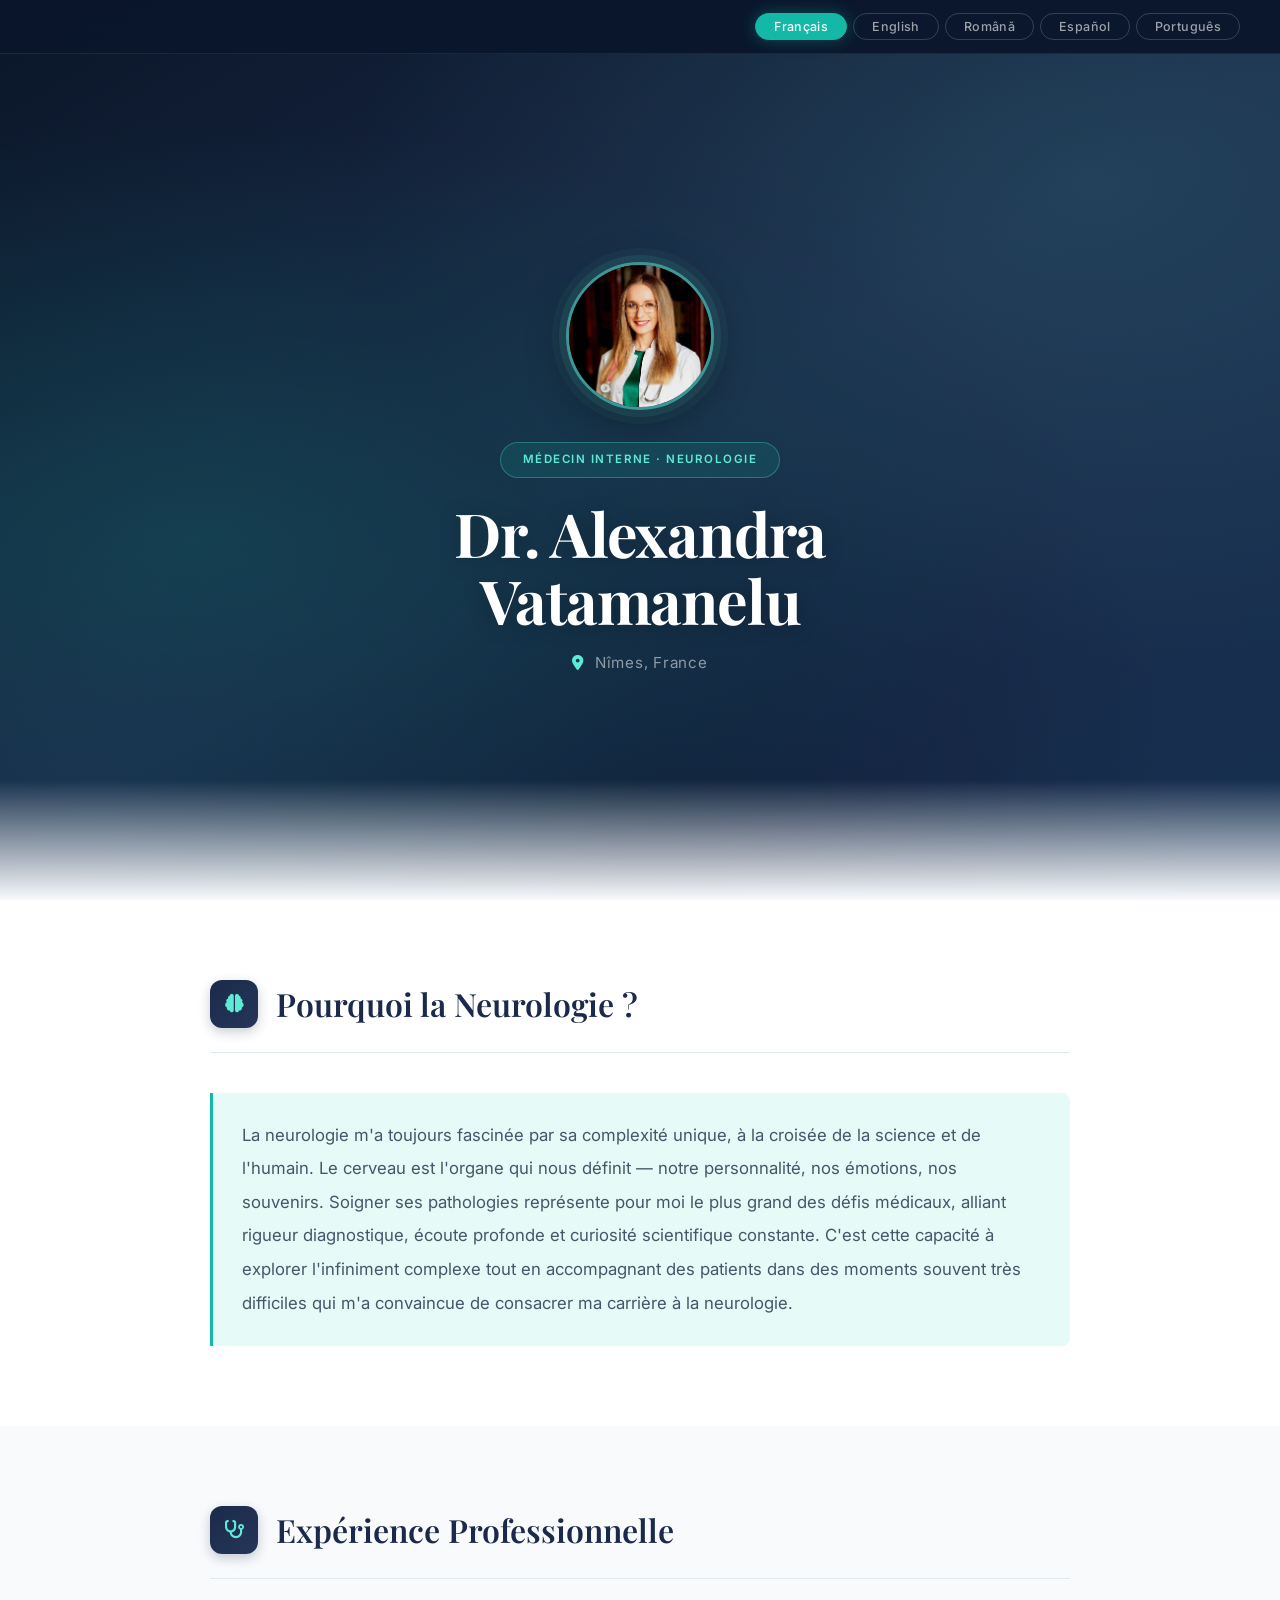
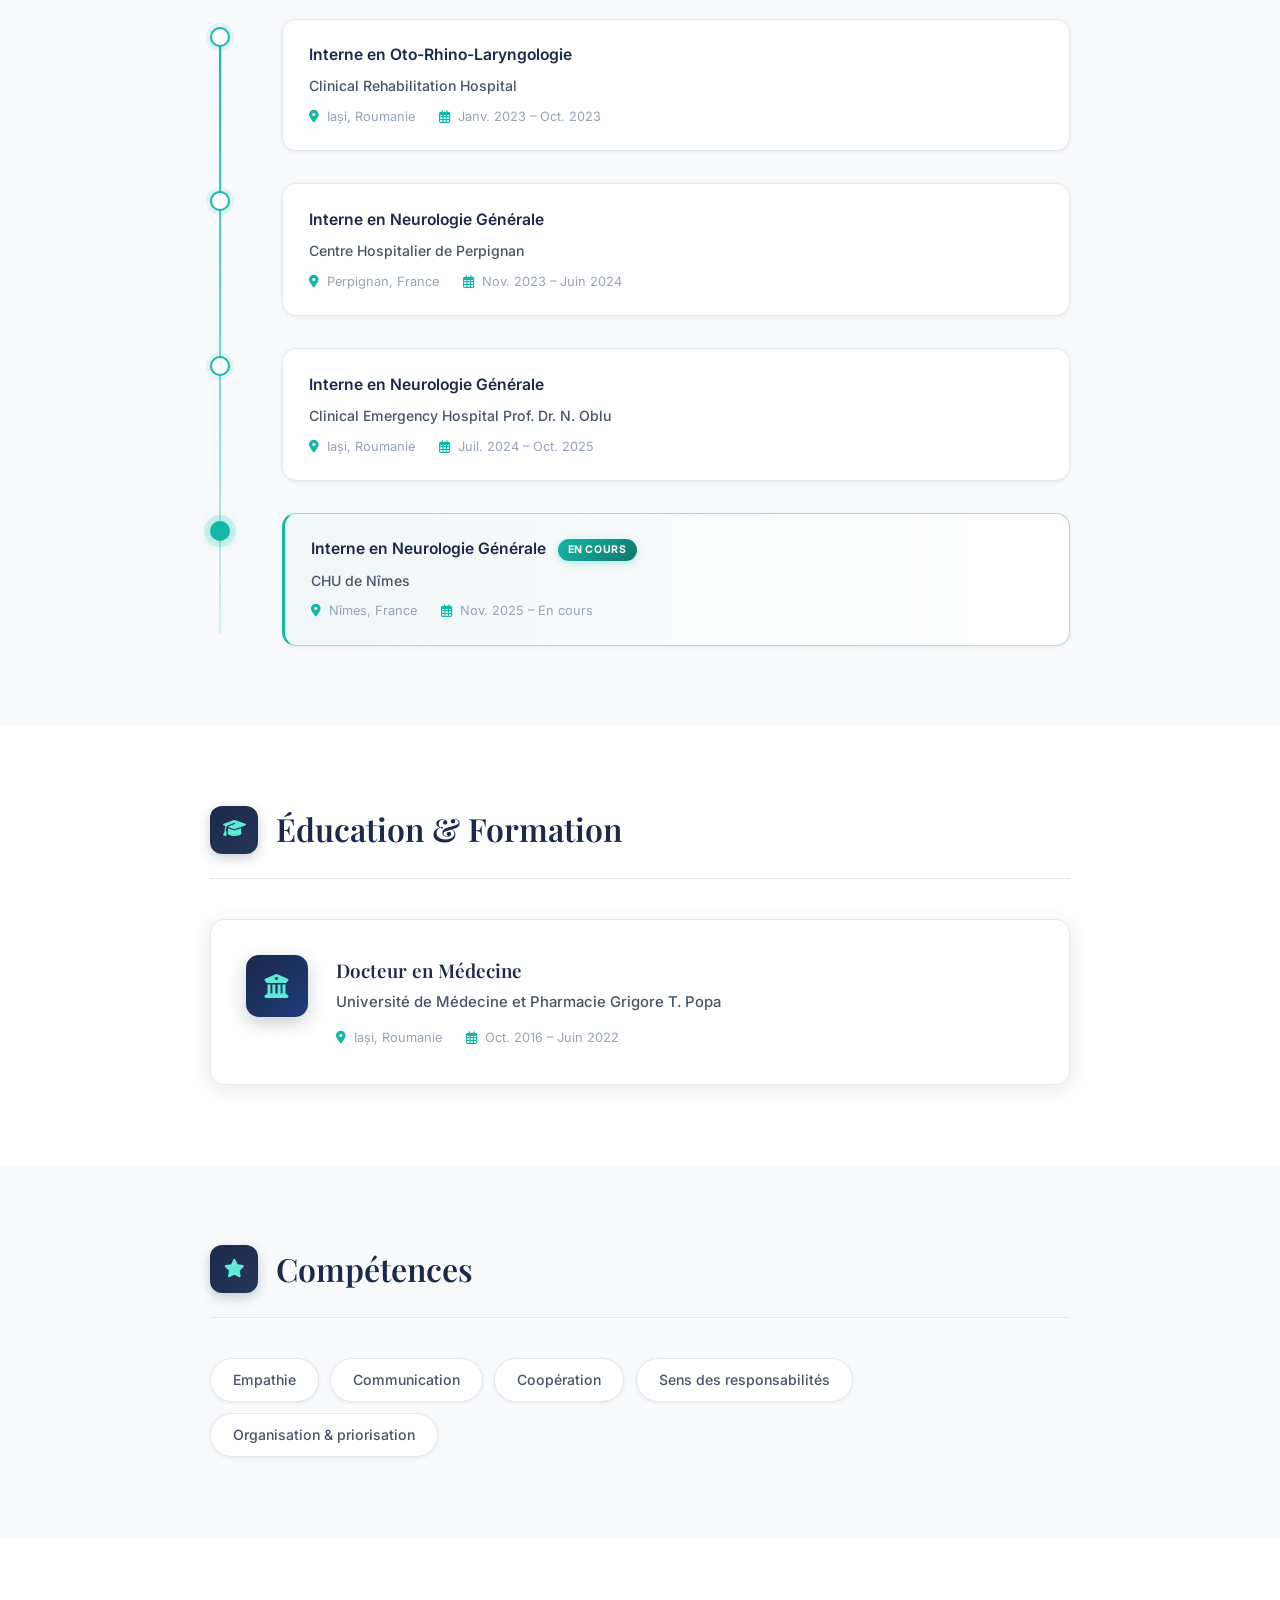
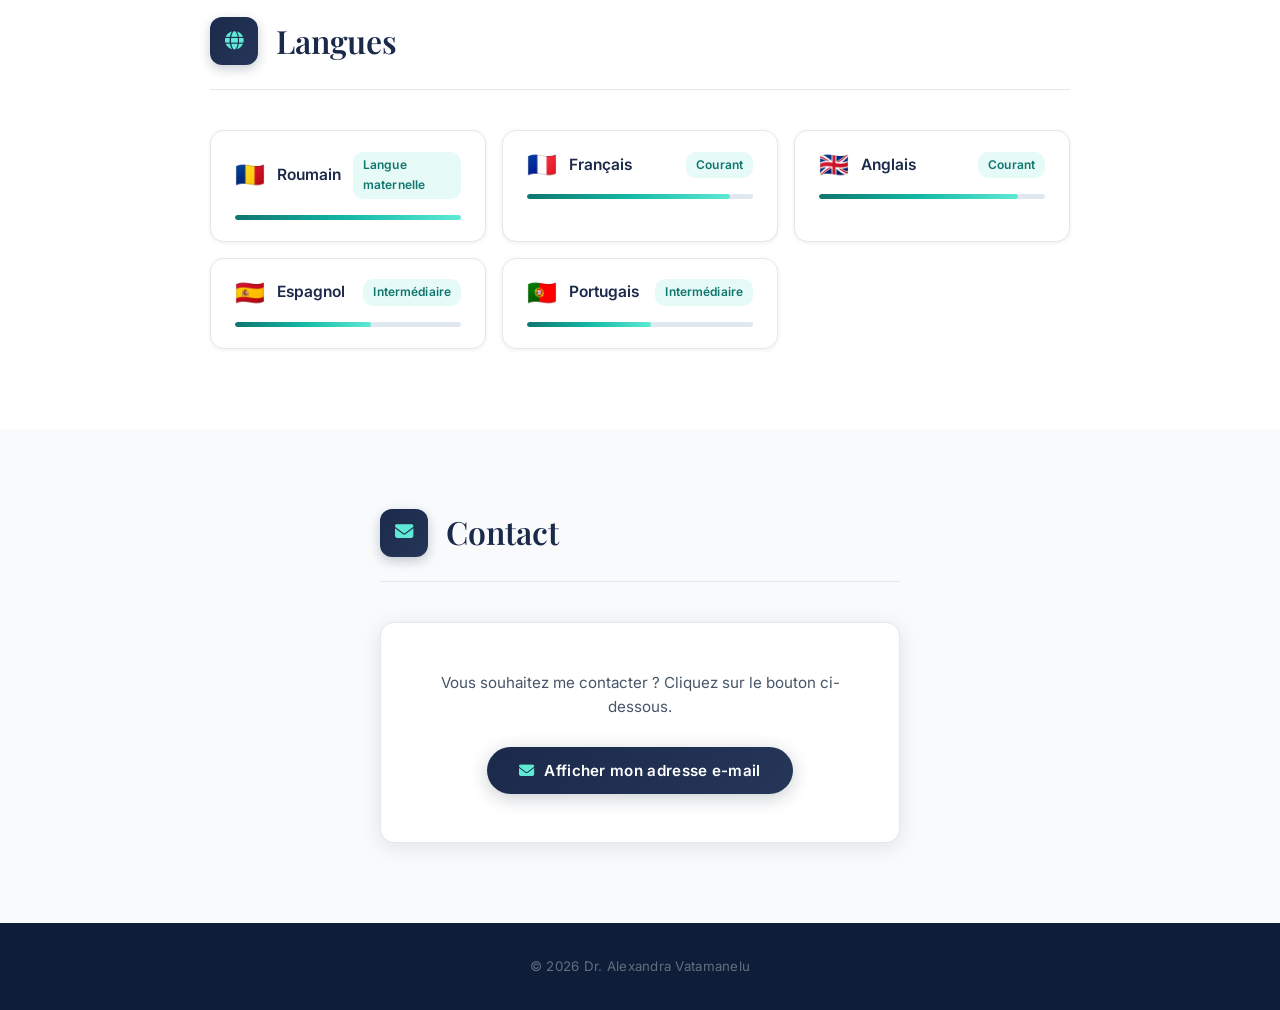
<file: index.html>
<!DOCTYPE html>
<html lang="fr">
<head>
    <meta charset="UTF-8">
    <meta name="viewport" content="width=device-width, initial-scale=1.0">
    <title>Dr. Alexandra Vatamanelu – Neurologue | CHU de Nîmes</title>

    <!-- SEO -->
    <meta name="description" content="Dr. Alexandra Vatamanelu, médecin interne en neurologie au CHU de Nîmes. Diplômée de l'Université de Médecine Grigore T. Popa (Iași). Expérience en neurologie générale en France et en Roumanie.">
    <meta name="keywords" content="Alexandra Vatamanelu, neurologue, neurologie, CHU Nîmes, médecin interne, neurologie générale, Nîmes, Roumanie, médecin">
    <meta name="author" content="Dr. Alexandra Vatamanelu">
    <meta name="robots" content="index, follow">
    <link rel="canonical" href="https://vatamanelu.com/">

    <!-- Open Graph -->
    <meta property="og:type" content="profile">
    <meta property="og:url" content="https://vatamanelu.com/">
    <meta property="og:title" content="Dr. Alexandra Vatamanelu – Neurologue | CHU de Nîmes">
    <meta property="og:description" content="Médecin interne en neurologie au CHU de Nîmes. Expérience internationale en neurologie générale en France et en Roumanie.">
    <meta property="og:image" content="https://vatamanelu.com/photo.jpg">
    <meta property="og:locale" content="fr_FR">
    <meta property="og:locale:alternate" content="en_GB">
    <meta property="og:locale:alternate" content="ro_RO">
    <meta property="profile:first_name" content="Alexandra">
    <meta property="profile:last_name" content="Vatamanelu">

    <!-- Twitter Card -->
    <meta name="twitter:card" content="summary">
    <meta name="twitter:title" content="Dr. Alexandra Vatamanelu – Neurologue">
    <meta name="twitter:description" content="Médecin interne en neurologie au CHU de Nîmes.">
    <meta name="twitter:image" content="https://vatamanelu.com/photo.jpg">

    <!-- Structured Data -->
    <script type="application/ld+json">
    {
      "@context": "https://schema.org",
      "@type": "Physician",
      "name": "Dr. Alexandra Vatamanelu",
      "jobTitle": "Médecin Interne – Neurologie",
      "worksFor": {
        "@type": "Hospital",
        "name": "CHU de Nîmes",
        "address": {
          "@type": "PostalAddress",
          "addressLocality": "Nîmes",
          "addressCountry": "FR"
        }
      },
      "alumniOf": {
        "@type": "EducationalOrganization",
        "name": "Université de Médecine et Pharmacie Grigore T. Popa",
        "address": {
          "@type": "PostalAddress",
          "addressLocality": "Iași",
          "addressCountry": "RO"
        }
      },
      "url": "https://vatamanelu.com",
      "image": "https://vatamanelu.com/photo.jpg",
      "knowsLanguage": ["fr", "en", "ro", "es", "pt"],
      "medicalSpecialty": "Neurology"
    }
    </script>
    <link rel="preconnect" href="https://fonts.googleapis.com">
    <link rel="preconnect" href="https://fonts.gstatic.com" crossorigin>
    <link href="https://fonts.googleapis.com/css2?family=Playfair+Display:wght@400;500;600;700&family=Inter:wght@300;400;500;600&display=swap" rel="stylesheet">
    <link rel="stylesheet" href="https://cdnjs.cloudflare.com/ajax/libs/font-awesome/6.4.0/css/all.min.css">
    <meta name="google-site-verification" content="Tqdt-XYcSa7wCxEGTxL6QIADLpYAfdwtKwiLC599f28" />
    <link rel="icon" type="image/svg+xml" href="favicon.svg">
    <link rel="stylesheet" href="style.css">
</head>
<body>

    <!-- ── Language bar ──────────────────────────────────────────────────── -->
    <div class="lang-bar">
        <div class="lang-bar-inner">
            <button class="lang-btn active" data-lang="fr" onclick="setLang('fr')">Français</button>
            <button class="lang-btn" data-lang="en" onclick="setLang('en')">English</button>
            <button class="lang-btn" data-lang="ro" onclick="setLang('ro')">Română</button>
            <button class="lang-btn" data-lang="es" onclick="setLang('es')">Español</button>
            <button class="lang-btn" data-lang="pt" onclick="setLang('pt')">Português</button>
        </div>
    </div>

    <!-- ── Hero ──────────────────────────────────────────────────────────── -->
    <header class="hero">
        <div class="hero-content">
            <div class="hero-photo-wrap">
                <img
                    src="photo.jpg"
                    alt="Dr. Alexandra Vatamanelu"
                    class="hero-photo"
                >
            </div>
            <div class="hero-badge" data-i18n="badge"></div>
            <h1 class="hero-name">Dr. Alexandra Vatamanelu</h1>
            <p class="hero-location">
                <i class="fas fa-map-marker-alt"></i>
                <span data-i18n="location"></span>
            </p>
        </div>
    </header>

    <main>

        <!-- ── Why Neurology ─────────────────────────────────────────────── -->
        <section class="section" id="why">
            <div class="section-inner">
                <div class="section-header">
                    <div class="section-icon"><i class="fas fa-brain"></i></div>
                    <h2 data-i18n="whyTitle"></h2>
                </div>
                <p class="lead-text" data-i18n="whyText"></p>
            </div>
        </section>

        <!-- ── Professional experience ───────────────────────────────────── -->
        <section class="section alt-section" id="experience">
            <div class="section-inner">
                <div class="section-header">
                    <div class="section-icon"><i class="fas fa-stethoscope"></i></div>
                    <h2 data-i18n="expTitle"></h2>
                </div>
                <div class="timeline" id="timeline"></div>
            </div>
        </section>

        <!-- ── Education ─────────────────────────────────────────────────── -->
        <section class="section" id="education">
            <div class="section-inner">
                <div class="section-header">
                    <div class="section-icon"><i class="fas fa-graduation-cap"></i></div>
                    <h2 data-i18n="eduTitle"></h2>
                </div>
                <div id="edu-card"></div>
            </div>
        </section>

        <!-- ── Skills ────────────────────────────────────────────────────── -->
        <section class="section alt-section" id="skills">
            <div class="section-inner">
                <div class="section-header">
                    <div class="section-icon"><i class="fas fa-star"></i></div>
                    <h2 data-i18n="skillsTitle"></h2>
                </div>
                <div class="skills-grid" id="skills-grid"></div>
            </div>
        </section>

        <!-- ── Languages ─────────────────────────────────────────────────── -->
        <section class="section" id="languages">
            <div class="section-inner">
                <div class="section-header">
                    <div class="section-icon"><i class="fas fa-globe"></i></div>
                    <h2 data-i18n="langsTitle"></h2>
                </div>
                <div class="langs-grid" id="langs-grid"></div>
            </div>
        </section>

        <!-- ── Contact ───────────────────────────────────────────────────── -->
        <section class="section alt-section" id="contact">
            <div class="section-inner contact-inner">
                <div class="section-header">
                    <div class="section-icon"><i class="fas fa-envelope"></i></div>
                    <h2 data-i18n="contactTitle"></h2>
                </div>
                <div class="contact-card">

                    <!-- Step 1: button -->
                    <div id="step-btn">
                        <p class="contact-desc" data-i18n="contactDesc"></p>
                        <button class="email-btn" onclick="showCaptcha()">
                            <i class="fas fa-envelope"></i>
                            <span data-i18n="revealBtn"></span>
                        </button>
                    </div>

                    <!-- Step 2: verifying -->
                    <div id="step-captcha" class="hidden">
                        <p class="contact-desc" data-i18n="contactHint"></p>
                    </div>

                    <!-- Step 3: email -->
                    <div id="step-email" class="hidden">
                        <i class="fas fa-envelope-open-text email-icon"></i>
                        <a href="mailto:dr@vatamanelu.com" class="email-address">dr@vatamanelu.com</a>
                    </div>

                </div>
            </div>
        </section>

    </main>

    <script src="https://www.google.com/recaptcha/api.js?render=6Ldm-ZEsAAAAAN8S1RGVUYccCf4PAAxvO2_KGmHX"></script>

    <footer class="footer">
        <p>© 2026 Dr. Alexandra Vatamanelu</p>
    </footer>

<script>
// ── Translations ─────────────────────────────────────────────────────────────
const i18n = {
    fr: {
        badge:       "Médecin Interne · Neurologie",
        location:    "Nîmes, France",
        whyTitle:    "Pourquoi la Neurologie ?",
        whyText:     "La neurologie m'a toujours fascinée par sa complexité unique, à la croisée de la science et de l'humain. Le cerveau est l'organe qui nous définit — notre personnalité, nos émotions, nos souvenirs. Soigner ses pathologies représente pour moi le plus grand des défis médicaux, alliant rigueur diagnostique, écoute profonde et curiosité scientifique constante. C'est cette capacité à explorer l'infiniment complexe tout en accompagnant des patients dans des moments souvent très difficiles qui m'a convaincue de consacrer ma carrière à la neurologie.",
        expTitle:    "Expérience Professionnelle",
        eduTitle:    "Éducation & Formation",
        skillsTitle: "Compétences",
        langsTitle:  "Langues",
        contactTitle:"Contact",
        contactDesc: "Vous souhaitez me contacter ? Cliquez sur le bouton ci-dessous.",
        contactHint: "Vérification en cours…",
        revealBtn:   "Afficher mon adresse e-mail",
        currentLabel:"En cours",
        experience: [
            { title: "Interne en Oto-Rhino-Laryngologie",  institution: "Clinical Rehabilitation Hospital",                         location: "Iași, Roumanie", period: "Janv. 2023 – Oct. 2023",  current: false },
            { title: "Interne en Neurologie Générale",     institution: "Centre Hospitalier de Perpignan",                          location: "Perpignan, France", period: "Nov. 2023 – Juin 2024", current: false },
            { title: "Interne en Neurologie Générale",     institution: "Clinical Emergency Hospital Prof. Dr. N. Oblu",            location: "Iași, Roumanie", period: "Juil. 2024 – Oct. 2025",  current: false },
            { title: "Interne en Neurologie Générale",     institution: "CHU de Nîmes",                                             location: "Nîmes, France",  period: "Nov. 2025 – En cours",     current: true  }
        ],
        education: {
            degree: "Docteur en Médecine",
            institution: "Université de Médecine et Pharmacie Grigore T. Popa",
            location: "Iași, Roumanie",
            period: "Oct. 2016 – Juin 2022"
        },
        skills: ["Empathie", "Communication", "Coopération", "Sens des responsabilités", "Organisation & priorisation"],
        languages: [
            { name: "Roumain",    level: "Langue maternelle", pct: 100, flag: "🇷🇴" },
            { name: "Français",   level: "Courant",            pct: 90,  flag: "🇫🇷" },
            { name: "Anglais",    level: "Courant",            pct: 88,  flag: "🇬🇧" },
            { name: "Espagnol",   level: "Intermédiaire",      pct: 60,  flag: "🇪🇸" },
            { name: "Portugais",  level: "Intermédiaire",      pct: 55,  flag: "🇵🇹" }
        ]
    },
    en: {
        badge:       "Medical Intern · Neurology",
        location:    "Nîmes, France",
        whyTitle:    "Why Neurology?",
        whyText:     "Neurology has always fascinated me for its unique complexity, at the crossroads of science and humanity. The brain is the organ that defines us — our personality, emotions, and memories. Treating its diseases represents the greatest medical challenge for me, combining diagnostic rigour, deep listening, and constant scientific curiosity. This ability to explore the infinitely complex while accompanying patients through often very difficult moments is what convinced me to dedicate my career to neurology.",
        expTitle:    "Professional Experience",
        eduTitle:    "Education & Training",
        skillsTitle: "Skills",
        langsTitle:  "Languages",
        contactTitle:"Contact",
        contactDesc: "Want to get in touch? Click the button below.",
        contactHint: "Verifying…",
        revealBtn:   "Show my email address",
        currentLabel:"Current",
        experience: [
            { title: "Intern in Otorhinolaryngology",  institution: "Clinical Rehabilitation Hospital",                  location: "Iași, Romania",    period: "Jan. 2023 – Oct. 2023",  current: false },
            { title: "Intern in General Neurology",    institution: "Perpignan Hospital Center",                         location: "Perpignan, France", period: "Nov. 2023 – Jun. 2024",  current: false },
            { title: "Intern in General Neurology",    institution: "Clinical Emergency Hospital Prof. Dr. N. Oblu",     location: "Iași, Romania",    period: "Jul. 2024 – Oct. 2025",  current: false },
            { title: "Intern in General Neurology",    institution: "CHU de Nîmes",                                      location: "Nîmes, France",    period: "Nov. 2025 – Present",    current: true  }
        ],
        education: {
            degree: "Doctor of Medicine",
            institution: "University of Medicine and Pharmacy Grigore T. Popa",
            location: "Iași, Romania",
            period: "Oct. 2016 – Jun. 2022"
        },
        skills: ["Empathy", "Communication", "Teamwork", "Sense of responsibility", "Task prioritisation"],
        languages: [
            { name: "Romanian",   level: "Native",        pct: 100, flag: "🇷🇴" },
            { name: "French",     level: "Fluent",         pct: 90,  flag: "🇫🇷" },
            { name: "English",    level: "Fluent",         pct: 88,  flag: "🇬🇧" },
            { name: "Spanish",    level: "Intermediate",   pct: 60,  flag: "🇪🇸" },
            { name: "Portuguese", level: "Intermediate",   pct: 55,  flag: "🇵🇹" }
        ]
    },
    ro: {
        badge:       "Medic Rezident · Neurologie",
        location:    "Nîmes, Franța",
        whyTitle:    "De ce Neurologie?",
        whyText:     "Neurologia m-a fascinat mereu prin complexitatea sa unică, la intersecția dintre știință și umanitate. Creierul este organul care ne definește — personalitatea, emoțiile și amintirile noastre. Tratarea bolilor sale reprezintă pentru mine cea mai mare provocare medicală, îmbinând rigoarea diagnostică, ascultarea profundă și curiozitatea științifică constantă. Această capacitate de a explora infinit de complexul, în timp ce însoțim pacienții prin momente adesea foarte dificile, m-a convins să îmi dedic cariera neurologiei.",
        expTitle:    "Experiență Profesională",
        eduTitle:    "Educație & Formare",
        skillsTitle: "Competențe",
        langsTitle:  "Limbi Cunoscute",
        contactTitle:"Contact",
        contactDesc: "Doriți să mă contactați? Faceți clic pe butonul de mai jos.",
        contactHint: "Se verifică…",
        revealBtn:   "Afișați adresa mea de e-mail",
        currentLabel:"În curs",
        experience: [
            { title: "Rezident în Oto-Rino-Laringologie", institution: "Spitalul Clinic de Recuperare",                            location: "Iași, România", period: "Ian. 2023 – Oct. 2023",  current: false },
            { title: "Rezident în Neurologie Generală",   institution: "Centrul Spitalicesc din Perpignan",                        location: "Perpignan, Franța", period: "Nov. 2023 – Iun. 2024", current: false },
            { title: "Rezident în Neurologie Generală",   institution: "Spitalul Clinic de Urgențe Prof. Dr. N. Oblu",            location: "Iași, România", period: "Iul. 2024 – Oct. 2025",  current: false },
            { title: "Rezident în Neurologie Generală",   institution: "CHU de Nîmes",                                             location: "Nîmes, Franța", period: "Nov. 2025 – În curs",     current: true  }
        ],
        education: {
            degree: "Doctor în Medicină",
            institution: "Universitatea de Medicină și Farmacie Grigore T. Popa",
            location: "Iași, România",
            period: "Oct. 2016 – Iun. 2022"
        },
        skills: ["Empatie", "Comunicare", "Lucru în echipă", "Simțul responsabilității", "Organizare & prioritizare"],
        languages: [
            { name: "Română",      level: "Limbă maternă", pct: 100, flag: "🇷🇴" },
            { name: "Franceză",    level: "Avansat",        pct: 90,  flag: "🇫🇷" },
            { name: "Engleză",     level: "Avansat",        pct: 88,  flag: "🇬🇧" },
            { name: "Spaniolă",    level: "Intermediar",    pct: 60,  flag: "🇪🇸" },
            { name: "Portugheză",  level: "Intermediar",    pct: 55,  flag: "🇵🇹" }
        ]
    },
    es: {
        badge:       "Médico Residente · Neurología",
        location:    "Nîmes, Francia",
        whyTitle:    "¿Por qué la Neurología?",
        whyText:     "La neurología siempre me ha fascinado por su complejidad única, en la encrucijada entre la ciencia y la humanidad. El cerebro es el órgano que nos define — nuestra personalidad, emociones y recuerdos. Tratar sus enfermedades representa para mí el mayor desafío médico, combinando rigor diagnóstico, escucha profunda y curiosidad científica constante. Esta capacidad de explorar lo infinitamente complejo mientras se acompaña a los pacientes en momentos a menudo muy difíciles es lo que me convenció de dedicar mi carrera a la neurología.",
        expTitle:    "Experiencia Profesional",
        eduTitle:    "Educación & Formación",
        skillsTitle: "Competencias",
        langsTitle:  "Idiomas",
        contactTitle:"Contacto",
        contactDesc: "¿Desea ponerse en contacto? Haga clic en el botón de abajo.",
        contactHint: "Verificando…",
        revealBtn:   "Mostrar mi dirección de correo electrónico",
        currentLabel:"En curso",
        experience: [
            { title: "Residente en Otorrinolaringología", institution: "Hospital Clínico de Rehabilitación",                       location: "Iași, Rumanía", period: "Ene. 2023 – Oct. 2023",  current: false },
            { title: "Residente en Neurología General",   institution: "Centro Hospitalario de Perpiñán",                          location: "Perpiñán, Francia", period: "Nov. 2023 – Jun. 2024", current: false },
            { title: "Residente en Neurología General",   institution: "Hospital Clínico de Urgencias Prof. Dr. N. Oblu",          location: "Iași, Rumanía", period: "Jul. 2024 – Oct. 2025",  current: false },
            { title: "Residente en Neurología General",   institution: "CHU de Nîmes",                                             location: "Nîmes, Francia", period: "Nov. 2025 – En curso",   current: true  }
        ],
        education: {
            degree: "Doctora en Medicina",
            institution: "Universidad de Medicina y Farmacia Grigore T. Popa",
            location: "Iași, Rumanía",
            period: "Oct. 2016 – Jun. 2022"
        },
        skills: ["Empatía", "Comunicación", "Trabajo en equipo", "Sentido de la responsabilidad", "Organización & priorización"],
        languages: [
            { name: "Rumano",    level: "Lengua materna", pct: 100, flag: "🇷🇴" },
            { name: "Francés",   level: "Avanzado",        pct: 90,  flag: "🇫🇷" },
            { name: "Inglés",    level: "Avanzado",        pct: 88,  flag: "🇬🇧" },
            { name: "Español",   level: "Intermedio",      pct: 60,  flag: "🇪🇸" },
            { name: "Portugués", level: "Intermedio",      pct: 55,  flag: "🇵🇹" }
        ]
    },
    pt: {
        badge:       "Médica Interna · Neurologia",
        location:    "Nîmes, França",
        whyTitle:    "Por que a Neurologia?",
        whyText:     "A neurologia sempre me fascinou pela sua complexidade única, na encruzilhada entre a ciência e a humanidade. O cérebro é o órgão que nos define — a nossa personalidade, emoções e memórias. Tratar as suas doenças representa para mim o maior desafio médico, combinando rigor diagnóstico, escuta profunda e curiosidade científica constante. Esta capacidade de explorar o infinitamente complexo enquanto acompanhamos os doentes em momentos muitas vezes muito difíceis foi o que me convenceu a dedicar a minha carreira à neurologia.",
        expTitle:    "Experiência Profissional",
        eduTitle:    "Educação & Formação",
        skillsTitle: "Competências",
        langsTitle:  "Idiomas",
        contactTitle:"Contato",
        contactDesc: "Deseja entrar em contacto? Clique no botão abaixo.",
        contactHint: "A verificar…",
        revealBtn:   "Mostrar o meu endereço de e-mail",
        currentLabel:"Em curso",
        experience: [
            { title: "Interna em Otorrinolaringologia", institution: "Hospital Clínico de Reabilitação",                          location: "Iași, Roménia",    period: "Jan. 2023 – Out. 2023",  current: false },
            { title: "Interna em Neurologia Geral",     institution: "Centro Hospitalar de Perpignan",                            location: "Perpignan, França", period: "Nov. 2023 – Jun. 2024",  current: false },
            { title: "Interna em Neurologia Geral",     institution: "Hospital Clínico de Urgências Prof. Dr. N. Oblu",           location: "Iași, Roménia",    period: "Jul. 2024 – Out. 2025",  current: false },
            { title: "Interna em Neurologia Geral",     institution: "CHU de Nîmes",                                              location: "Nîmes, França",    period: "Nov. 2025 – Em curso",   current: true  }
        ],
        education: {
            degree: "Doutora em Medicina",
            institution: "Universidade de Medicina e Farmácia Grigore T. Popa",
            location: "Iași, Roménia",
            period: "Out. 2016 – Jun. 2022"
        },
        skills: ["Empatia", "Comunicação", "Trabalho em equipa", "Sentido de responsabilidade", "Organização & priorização"],
        languages: [
            { name: "Romeno",    level: "Língua materna", pct: 100, flag: "🇷🇴" },
            { name: "Francês",   level: "Avançado",        pct: 90,  flag: "🇫🇷" },
            { name: "Inglês",    level: "Avançado",        pct: 88,  flag: "🇬🇧" },
            { name: "Espanhol",  level: "Intermédio",      pct: 60,  flag: "🇪🇸" },
            { name: "Português", level: "Intermédio",      pct: 55,  flag: "🇵🇹" }
        ]
    }
};

// ── Render helpers ────────────────────────────────────────────────────────────
function renderTimeline(lang) {
    const t = i18n[lang];
    document.getElementById('timeline').innerHTML = t.experience.map(exp => `
        <div class="tl-item${exp.current ? ' tl-current' : ''}">
            <div class="tl-dot"></div>
            <div class="tl-content">
                <div class="tl-header">
                    <span class="tl-title">${exp.title}</span>
                    ${exp.current ? `<span class="tl-badge">${t.currentLabel}</span>` : ''}
                </div>
                <div class="tl-institution">${exp.institution}</div>
                <div class="tl-meta">
                    <span><i class="fas fa-map-marker-alt"></i> ${exp.location}</span>
                    <span><i class="far fa-calendar-alt"></i> ${exp.period}</span>
                </div>
            </div>
        </div>
    `).join('');
}

function renderEducation(lang) {
    const e = i18n[lang].education;
    document.getElementById('edu-card').innerHTML = `
        <div class="edu-inner">
            <div class="edu-icon"><i class="fas fa-university"></i></div>
            <div class="edu-details">
                <div class="edu-degree">${e.degree}</div>
                <div class="edu-institution">${e.institution}</div>
                <div class="edu-meta">
                    <span><i class="fas fa-map-marker-alt"></i> ${e.location}</span>
                    <span><i class="far fa-calendar-alt"></i> ${e.period}</span>
                </div>
            </div>
        </div>
    `;
}

function renderSkills(lang) {
    document.getElementById('skills-grid').innerHTML = i18n[lang].skills
        .map(s => `<span class="skill-pill">${s}</span>`).join('');
}

function renderLanguages(lang) {
    document.getElementById('langs-grid').innerHTML = i18n[lang].languages.map(l => `
        <div class="lang-item">
            <div class="lang-top">
                <span class="lang-flag">${l.flag}</span>
                <span class="lang-name">${l.name}</span>
                <span class="lang-level">${l.level}</span>
            </div>
            <div class="lang-bar-bg">
                <div class="lang-bar-fill" style="width:${l.pct}%"></div>
            </div>
        </div>
    `).join('');
}

// ── Language switcher ─────────────────────────────────────────────────────────
function setLang(lang) {
    document.documentElement.lang = lang;
    document.querySelectorAll('.lang-btn').forEach(btn =>
        btn.classList.toggle('active', btn.dataset.lang === lang));
    document.querySelectorAll('[data-i18n]').forEach(el => {
        const key = el.dataset.i18n;
        if (i18n[lang][key]) el.textContent = i18n[lang][key];
    });
    renderTimeline(lang);
    renderEducation(lang);
    renderSkills(lang);
    renderLanguages(lang);
}

// ── Contact steps ─────────────────────────────────────────────────────────────
const RECAPTCHA_KEY = '6Ldm-ZEsAAAAAN8S1RGVUYccCf4PAAxvO2_KGmHX';

function showCaptcha() {
    document.getElementById('step-btn').classList.add('hidden');
    document.getElementById('step-captcha').classList.remove('hidden');
    grecaptcha.ready(function() {
        grecaptcha.execute(RECAPTCHA_KEY, { action: 'contact' }).then(function() {
            document.getElementById('step-captcha').classList.add('hidden');
            document.getElementById('step-email').classList.remove('hidden');
        });
    });
}

// ── Init ──────────────────────────────────────────────────────────────────────
setLang('fr');
</script>
</body>
</html>
</file>
<file: style.css>
/* ── Variables ───────────────────────────────────────────────────────────── */
:root {
    --navy:        #1B2A4A;
    --navy-dark:   #0F1E38;
    --navy-light:  #253659;
    --teal:        #0F766E;
    --teal-mid:    #5EEAD4;
    --teal-light:  #E6FAF8;
    --accent:      #14B8A6;
    --bg:          #F8FAFC;
    --bg-alt:      #EFF6FF;
    --white:       #FFFFFF;
    --text:        #1E293B;
    --text-light:  #475569;
    --muted:       #94A3B8;
    --border:      #E2E8F0;
    --shadow-sm:   0 1px 4px rgba(15, 23, 42, 0.07);
    --shadow:      0 4px 20px rgba(15, 23, 42, 0.10);
    --shadow-lg:   0 12px 40px rgba(15, 23, 42, 0.14);
    --radius:      14px;
    --radius-sm:   8px;
    --font-serif:  'Playfair Display', Georgia, serif;
    --font-sans:   'Inter', system-ui, sans-serif;
}

/* ── Reset ───────────────────────────────────────────────────────────────── */
*, *::before, *::after { box-sizing: border-box; margin: 0; padding: 0; }
html { scroll-behavior: smooth; }
body {
    font-family: var(--font-sans);
    background: var(--bg);
    color: var(--text);
    line-height: 1.7;
    font-size: 16px;
    -webkit-font-smoothing: antialiased;
}

/* ── Language bar ────────────────────────────────────────────────────────── */
.lang-bar {
    position: fixed;
    top: 0; left: 0; right: 0;
    z-index: 100;
    background: rgba(11, 22, 44, 0.96);
    backdrop-filter: blur(12px);
    -webkit-backdrop-filter: blur(12px);
    border-bottom: 1px solid rgba(94, 234, 212, 0.10);
    height: 54px;
    display: flex;
    align-items: center;
    justify-content: flex-end;
    padding: 0 2.5rem;
}

.lang-bar-inner { display: flex; gap: 6px; }

.lang-btn {
    background: transparent;
    border: 1px solid rgba(255, 255, 255, 0.18);
    color: rgba(255, 255, 255, 0.60);
    padding: 5px 18px;
    border-radius: 30px;
    font-family: var(--font-sans);
    font-size: 12.5px;
    font-weight: 500;
    cursor: pointer;
    transition: all 0.18s ease;
    letter-spacing: 0.03em;
}
.lang-btn:hover {
    background: rgba(255, 255, 255, 0.08);
    color: #fff;
    border-color: rgba(255, 255, 255, 0.38);
}
.lang-btn.active {
    background: var(--accent);
    border-color: var(--accent);
    color: #fff;
    box-shadow: 0 0 16px rgba(20, 184, 166, 0.35);
}

/* ── Hero ────────────────────────────────────────────────────────────────── */
.hero {
    position: relative;
    min-height: 100vh;
    display: flex;
    align-items: center;
    justify-content: center;
    text-align: center;
    overflow: hidden;
    background: linear-gradient(150deg, #0A1628 0%, var(--navy) 50%, #163050 100%);
    padding-top: 54px;
}
.hero::before {
    content: '';
    position: absolute;
    inset: 0;
    background:
        radial-gradient(ellipse at 15% 60%, rgba(15, 118, 110, 0.32) 0%, transparent 55%),
        radial-gradient(ellipse at 85% 20%, rgba(94, 234, 212, 0.12) 0%, transparent 48%),
        radial-gradient(ellipse at 50% 100%, rgba(11, 22, 44, 0.6) 0%, transparent 60%);
    pointer-events: none;
}
.hero::after {
    content: '';
    position: absolute;
    bottom: 0; left: 0; right: 0;
    height: 120px;
    background: linear-gradient(to bottom, transparent, var(--bg));
    pointer-events: none;
}

.hero-content {
    position: relative;
    z-index: 1;
    padding: 4rem 2rem 5rem;
    max-width: 700px;
    animation: heroFadeIn 0.9s ease both;
}

@keyframes heroFadeIn {
    from { opacity: 0; transform: translateY(20px); }
    to   { opacity: 1; transform: translateY(0); }
}

/* ── Hero photo ──────────────────────────────────────────────────────────── */
.hero-photo-wrap {
    width: 148px;
    height: 148px;
    border-radius: 50%;
    overflow: hidden;
    margin: 0 auto 2rem;
    border: 3px solid rgba(94, 234, 212, 0.55);
    box-shadow:
        0 0 0 7px rgba(94, 234, 212, 0.09),
        0 0 0 14px rgba(94, 234, 212, 0.04),
        0 10px 40px rgba(0, 0, 0, 0.40);
}
.hero-photo {
    width: 100%;
    height: 100%;
    object-fit: cover;
    object-position: center 18%;
    display: block;
}

.hero-badge {
    display: inline-block;
    background: rgba(20, 184, 166, 0.14);
    border: 1px solid rgba(94, 234, 212, 0.30);
    color: var(--teal-mid);
    padding: 7px 22px;
    border-radius: 30px;
    font-size: 11.5px;
    font-weight: 600;
    letter-spacing: 0.13em;
    text-transform: uppercase;
    margin-bottom: 1.4rem;
}

.hero-name {
    font-family: var(--font-serif);
    font-size: clamp(2.2rem, 5.5vw, 3.8rem);
    font-weight: 700;
    color: #fff;
    letter-spacing: -0.02em;
    line-height: 1.1;
    margin-bottom: 1rem;
    text-shadow: 0 2px 20px rgba(0,0,0,0.25);
}

.hero-location {
    color: rgba(255, 255, 255, 0.52);
    font-size: 0.95rem;
    font-weight: 400;
    letter-spacing: 0.05em;
}
.hero-location i { color: var(--teal-mid); margin-right: 6px; }

/* ── Sections ────────────────────────────────────────────────────────────── */
.section          { padding: 5rem 2rem; background: var(--white); }
.section.alt-section { background: var(--bg); }

.section-inner    { max-width: 860px; margin: 0 auto; }

.section-header   {
    display: flex;
    align-items: center;
    gap: 1.1rem;
    margin-bottom: 2.5rem;
    padding-bottom: 1.5rem;
    border-bottom: 1px solid var(--border);
}

.section-icon {
    width: 48px; height: 48px; min-width: 48px;
    border-radius: 12px;
    background: linear-gradient(135deg, var(--navy), var(--navy-light));
    color: var(--teal-mid);
    display: flex; align-items: center; justify-content: center;
    font-size: 1.15rem;
    flex-shrink: 0;
    box-shadow: 0 4px 12px rgba(15, 30, 56, 0.22);
}

.section-header h2 {
    font-family: var(--font-serif);
    font-size: clamp(1.55rem, 3vw, 2rem);
    font-weight: 600;
    color: var(--navy);
    line-height: 1.2;
}

/* ── Why neurology ───────────────────────────────────────────────────────── */
.lead-text {
    font-size: 1.05rem;
    line-height: 2;
    color: var(--text-light);
    border-left: 3px solid var(--accent);
    padding: 1.6rem 1.8rem;
    background: var(--teal-light);
    border-radius: 0 var(--radius-sm) var(--radius-sm) 0;
}

/* ── Timeline ────────────────────────────────────────────────────────────── */
.timeline {
    position: relative;
    padding-left: 2.5rem;
}
.timeline::before {
    content: '';
    position: absolute;
    left: 9px; top: 12px; bottom: 12px;
    width: 2px;
    background: linear-gradient(to bottom, var(--accent), rgba(94, 234, 212, 0.3));
    border-radius: 2px;
}

.tl-item {
    position: relative;
    padding: 0 0 2rem 2rem;
}
.tl-item:last-child { padding-bottom: 0; }

.tl-dot {
    position: absolute;
    left: -2.5rem; top: 8px;
    width: 20px; height: 20px;
    border-radius: 50%;
    background: var(--white);
    border: 2.5px solid var(--accent);
    box-shadow: 0 0 0 4px rgba(20, 184, 166, 0.10);
    transition: transform 0.2s ease;
}
.tl-item:hover .tl-dot { transform: scale(1.2); }
.tl-current .tl-dot {
    background: var(--accent);
    box-shadow: 0 0 0 6px rgba(20, 184, 166, 0.16), 0 0 14px rgba(20, 184, 166, 0.30);
}

.tl-content {
    background: var(--white);
    border: 1px solid var(--border);
    border-radius: var(--radius);
    padding: 1.4rem 1.6rem;
    transition: box-shadow 0.2s ease, transform 0.2s ease, border-color 0.2s ease;
    box-shadow: var(--shadow-sm);
}
.tl-content:hover {
    box-shadow: var(--shadow);
    transform: translateY(-2px);
    border-color: rgba(20, 184, 166, 0.30);
}
.tl-current .tl-content {
    border-color: rgba(20, 184, 166, 0.40);
    border-left: 3px solid var(--accent);
    background: linear-gradient(to right, rgba(20, 184, 166, 0.03), var(--white));
}

.tl-header {
    display: flex; align-items: center; gap: 0.75rem;
    flex-wrap: wrap;
    margin-bottom: 0.35rem;
}
.tl-title {
    font-weight: 600;
    font-size: 0.98rem;
    color: var(--navy);
}
.tl-badge {
    background: linear-gradient(135deg, var(--accent), var(--teal));
    color: #fff;
    font-size: 10.5px; font-weight: 700;
    padding: 2px 10px;
    border-radius: 20px;
    letter-spacing: 0.06em;
    text-transform: uppercase;
    box-shadow: 0 2px 8px rgba(20, 184, 166, 0.30);
}
.tl-institution {
    color: var(--text-light);
    font-size: 0.88rem;
    font-weight: 500;
    margin-bottom: 0.5rem;
}
.tl-meta {
    display: flex; gap: 1.5rem; flex-wrap: wrap;
    font-size: 0.80rem; color: var(--muted);
}
.tl-meta i { margin-right: 4px; color: var(--accent); }

/* ── Education ───────────────────────────────────────────────────────────── */
#edu-card {
    background: var(--white);
    border: 1px solid var(--border);
    border-radius: var(--radius);
    overflow: hidden;
    box-shadow: var(--shadow);
    transition: transform 0.2s ease, box-shadow 0.2s ease;
}
#edu-card:hover {
    transform: translateY(-2px);
    box-shadow: var(--shadow-lg);
}
.edu-inner {
    display: flex; align-items: flex-start; gap: 1.75rem;
    padding: 2.2rem;
}
.edu-icon {
    width: 62px; height: 62px; min-width: 62px;
    background: linear-gradient(135deg, var(--navy), #1e3a7a);
    border-radius: 13px;
    display: flex; align-items: center; justify-content: center;
    color: var(--teal-mid);
    font-size: 1.5rem;
    box-shadow: 0 6px 18px rgba(15, 30, 56, 0.22);
}
.edu-degree {
    font-family: var(--font-serif);
    font-size: 1.18rem; font-weight: 600;
    color: var(--navy);
    margin-bottom: 0.2rem;
}
.edu-institution {
    color: var(--text-light);
    font-size: 0.93rem;
    margin-bottom: 0.75rem;
    font-weight: 500;
}
.edu-meta {
    display: flex; gap: 1.5rem; flex-wrap: wrap;
    font-size: 0.80rem; color: var(--muted);
}
.edu-meta i { margin-right: 4px; color: var(--accent); }

/* ── Skills ──────────────────────────────────────────────────────────────── */
.skills-grid { display: flex; flex-wrap: wrap; gap: 0.7rem; }

.skill-pill {
    background: var(--white);
    border: 1.5px solid var(--border);
    color: var(--text-light);
    padding: 9px 22px;
    border-radius: 30px;
    font-size: 0.88rem; font-weight: 500;
    transition: all 0.2s ease;
    cursor: default;
    box-shadow: var(--shadow-sm);
}
.skill-pill:hover {
    background: var(--accent);
    border-color: var(--accent);
    color: #fff;
    box-shadow: 0 4px 16px rgba(20, 184, 166, 0.30);
    transform: translateY(-2px);
}

/* ── Languages ───────────────────────────────────────────────────────────── */
.langs-grid {
    display: grid;
    grid-template-columns: repeat(auto-fit, minmax(260px, 1fr));
    gap: 1rem;
}
.lang-item {
    background: var(--white);
    border: 1px solid var(--border);
    border-radius: var(--radius);
    padding: 1.3rem 1.5rem;
    box-shadow: var(--shadow-sm);
    transition: box-shadow 0.2s ease, transform 0.2s ease;
}
.lang-item:hover {
    box-shadow: var(--shadow);
    transform: translateY(-2px);
}
.lang-top {
    display: flex; align-items: center; gap: 0.75rem;
    margin-bottom: 1rem;
}
.lang-flag  { font-size: 1.5rem; line-height: 1; }
.lang-name  { font-weight: 600; font-size: 0.97rem; color: var(--navy); flex: 1; }
.lang-level {
    font-size: 0.75rem; font-weight: 600;
    color: var(--teal);
    background: var(--teal-light);
    padding: 3px 10px;
    border-radius: 10px;
    letter-spacing: 0.01em;
}
.lang-bar-bg {
    height: 5px;
    background: var(--border);
    border-radius: 3px;
    overflow: hidden;
}
.lang-bar-fill {
    height: 100%;
    background: linear-gradient(90deg, var(--teal), var(--accent), var(--teal-mid));
    border-radius: 3px;
    transition: width 1s cubic-bezier(0.4, 0, 0.2, 1);
}


.hidden { display: none !important; }

@keyframes fadeUp {
    from { opacity: 0; transform: translateY(14px); }
    to   { opacity: 1; transform: translateY(0); }
}

/* ── Contact ─────────────────────────────────────────────────────────────── */
.contact-inner { max-width: 520px; }

.contact-card {
    background: var(--white);
    border: 1px solid var(--border);
    border-radius: var(--radius);
    padding: 3rem 2.5rem;
    box-shadow: var(--shadow);
    text-align: center;
}

#step-btn,
#step-captcha,
#step-email {
    display: flex;
    flex-direction: column;
    align-items: center;
}

.contact-desc {
    color: var(--text-light);
    font-size: 0.95rem;
    margin-bottom: 1.75rem;
    line-height: 1.6;
}

.email-btn {
    display: inline-flex;
    align-items: center;
    gap: 0.6rem;
    background: linear-gradient(135deg, var(--navy), var(--navy-light));
    color: #fff;
    border: none;
    padding: 14px 32px;
    border-radius: 30px;
    font-family: var(--font-sans);
    font-size: 0.95rem;
    font-weight: 600;
    cursor: pointer;
    box-shadow: 0 4px 18px rgba(15, 30, 56, 0.22);
    transition: all 0.2s ease;
    letter-spacing: 0.02em;
}
.email-btn i { color: var(--teal-mid); }
.email-btn:hover {
    transform: translateY(-2px);
    box-shadow: 0 8px 24px rgba(15, 30, 56, 0.32);
    background: linear-gradient(135deg, var(--navy-light), var(--teal));
}

#step-captcha .contact-desc { margin-bottom: 1.5rem; }

#step-email {
    gap: 1rem;
    animation: fadeUp 0.4s cubic-bezier(0.4, 0, 0.2, 1);
}
.email-icon { font-size: 2.4rem; color: var(--accent); }

.email-address {
    font-size: 1.2rem;
    font-weight: 600;
    color: var(--navy);
    text-decoration: none;
    border-bottom: 2px solid var(--accent);
    padding-bottom: 2px;
    transition: color 0.2s ease;
}
.email-address:hover { color: var(--accent); }

/* ── Footer ──────────────────────────────────────────────────────────────── */
.footer {
    background: var(--navy-dark);
    color: rgba(255, 255, 255, 0.35);
    text-align: center;
    padding: 2rem;
    font-size: 0.83rem;
    letter-spacing: 0.02em;
}

/* ── Responsive ──────────────────────────────────────────────────────────── */
@media (max-width: 640px) {
    .section          { padding: 3.5rem 1.25rem; }
    .hero-content     { padding: 3rem 1.25rem 4rem; }
    .edu-inner        { flex-direction: column; gap: 1.25rem; }
    .tl-meta          { gap: 0.6rem; }
    .contact-card     { padding: 2rem 1.25rem; }
    .lang-bar         { padding: 0 1rem; justify-content: center; }
    .lang-btn         { padding: 5px 12px; font-size: 12px; }
    .section-header   { gap: 0.8rem; }
    .hero-photo-wrap  { width: 120px; height: 120px; }
    .hero-name        { font-size: clamp(1.8rem, 8vw, 2.6rem); }
    .langs-grid       { grid-template-columns: 1fr; }
}
</file>
